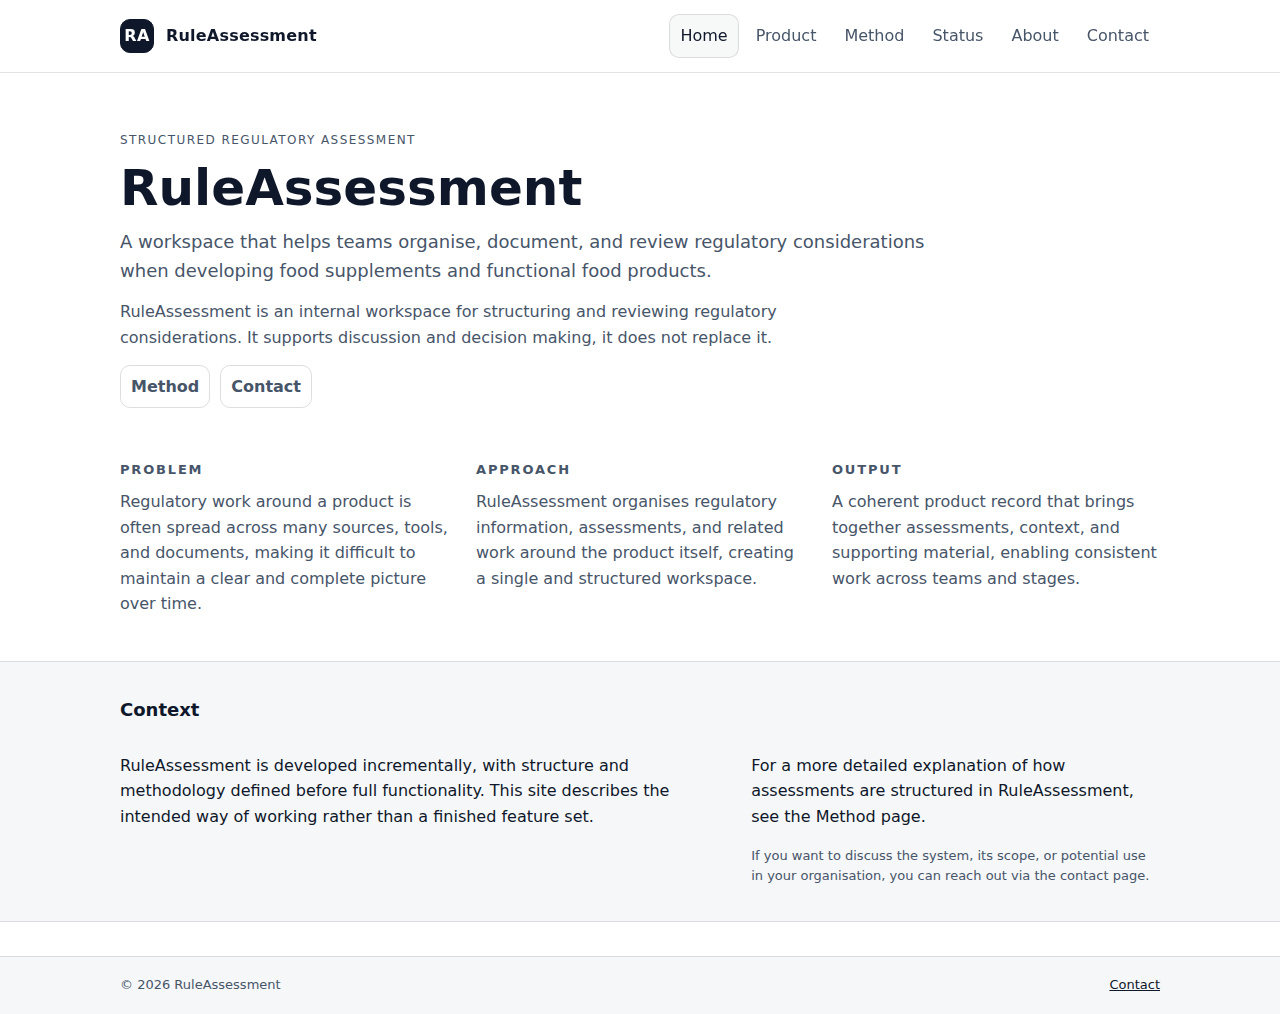
<file: index.html>
<!doctype html>
<html lang="en">
<head>
  <meta charset="utf-8" />
  <meta name="viewport" content="width=device-width, initial-scale=1" />
  <title>RuleAssessment</title>
  <meta name="description" content="RuleAssessment is a structured assessment workspace for regulatory assumptions and rule based comparisons in the EU and UK." />
  <link rel="stylesheet" href="css/style.css" />
</head>
<body>
  <a class="skip-link" href="#main">Skip to content</a>

  <header class="site-header">
    <div class="container">
      <div class="header-row">
        <div class="brand">
          <a class="brand-link" href="index.html" aria-label="RuleAssessment home">
            <span class="brand-mark">RA</span>
            <span class="brand-name">RuleAssessment</span>
          </a>
        </div>

        <nav class="nav" aria-label="Primary">
          <a class="nav-link is-active" href="index.html">Home</a>
          <a class="nav-link" href="product.html">Product</a>
          <a class="nav-link" href="method.html">Method</a>
          <a class="nav-link" href="status.html">Status</a>
          <a class="nav-link" href="about.html">About</a>
          <a class="nav-link" href="contact.html">Contact</a>
        </nav>
      </div>
    </div>
  </header>

  <main id="main">
    <section class="hero">
      <div class="container">
        <p class="eyebrow">Structured regulatory assessment</p>
        <h1>RuleAssessment</h1>
        <p class="lead">
          A workspace that helps teams organise, document, and review regulatory considerations when developing food supplements and functional food products.
        </p>

        <p class="supporting">
  RuleAssessment is an internal workspace for structuring and reviewing regulatory considerations. It supports discussion and decision making, it does not replace it.
</p>

        <div class="cta-row cta-row-subtle">
  <a class="button button-ghost" href="method.html">Method</a>
  <a class="button button-ghost" href="contact.html">Contact</a>
</div>
      </div>
    </section>

    <section class="section">
      <div class="container">
        <div class="grid-3">
          <div class="card">
            <h2 class="card-title">Problem</h2>
            <p class="card-text">
              Regulatory work around a product is often spread across many sources, tools, and documents, making it difficult to maintain a clear and complete picture over time.
            </p>
          </div>

          <div class="card">
            <h2 class="card-title">Approach</h2>
            <p class="card-text">
              RuleAssessment organises regulatory information, assessments, and related work around the product itself, creating a single and structured workspace.
            </p>
          </div>

          <div class="card">
            <h2 class="card-title">Output</h2>
            <p class="card-text">
              A coherent product record that brings together assessments, context, and supporting material, enabling consistent work across teams and stages.
            </p>
          </div>
        </div>
      </div>
    </section>

    <section class="section section-muted">
      <div class="container">
        <h2 class="section-title">Context</h2>
<div class="split">
  <div>
    <p>
      RuleAssessment is developed incrementally, with structure and methodology defined before full functionality. This site describes the intended way of working rather than a finished feature set.
    </p>
  </div>
  <div>
    <p>
      For a more detailed explanation of how assessments are structured in RuleAssessment, see the Method page.
    </p>
    <p class="small">
      If you want to discuss the system, its scope, or potential use in your organisation, you can reach out via the contact page.
    </p>
  </div>
</div>
      </div>
    </section>
  </main>

  <footer class="site-footer">
    <div class="container">
      <div class="footer-row">
        <p class="small">© <span id="year"></span> RuleAssessment</p>
        <p class="small"><a href="contact.html">Contact</a></p>
      </div>
    </div>
  </footer>

  <script src="js/main.js"></script>
</body>
</html>
</file>
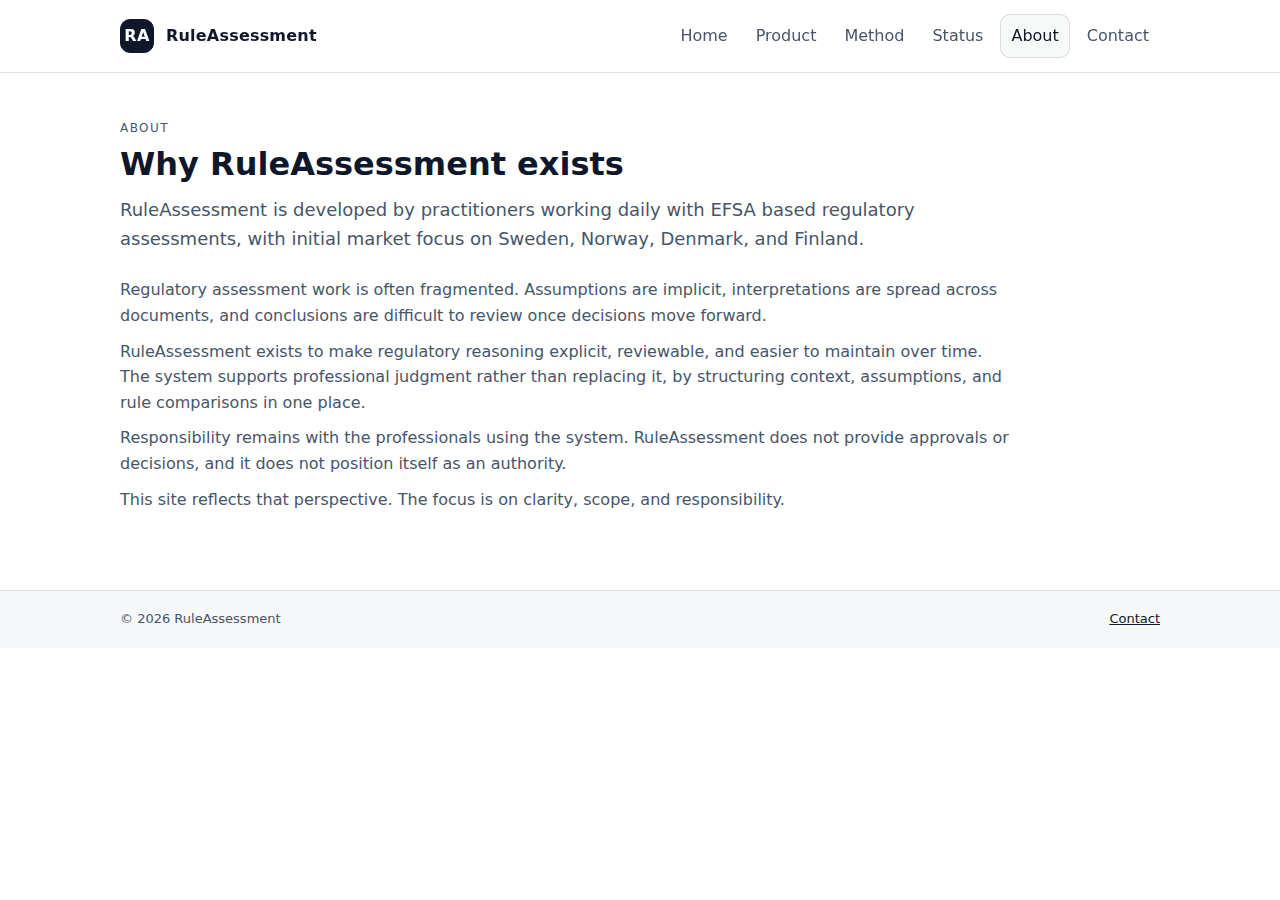
<file: about.html>
<!doctype html>
<html lang="en">
<head>
  <meta charset="utf-8" />
  <meta name="viewport" content="width=device-width, initial-scale=1" />
  <title>About, RuleAssessment</title>
  <meta name="description" content="About RuleAssessment." />
  <link rel="stylesheet" href="css/style.css" />
</head>
<body>
  <a class="skip-link" href="#main">Skip to content</a>

  <header class="site-header">
    <div class="container">
      <div class="header-row">
        <div class="brand">
          <a class="brand-link" href="index.html" aria-label="RuleAssessment home">
            <span class="brand-mark">RA</span>
            <span class="brand-name">RuleAssessment</span>
          </a>
        </div>

        <nav class="nav" aria-label="Primary">
          <a class="nav-link" href="index.html">Home</a>
          <a class="nav-link" href="product.html">Product</a>
          <a class="nav-link" href="method.html">Method</a>
          <a class="nav-link" href="status.html">Status</a>
          <a class="nav-link is-active" href="about.html">About</a>
          <a class="nav-link" href="contact.html">Contact</a>
        </nav>
      </div>
    </div>
  </header>

  <main id="main">
    <section class="page-hero">
      <div class="container">
        <p class="eyebrow">About</p>
        <h1>Why RuleAssessment exists</h1>
        <p class="lead">
          RuleAssessment is developed by practitioners working daily with EFSA based regulatory assessments, with initial market focus on Sweden, Norway, Denmark, and Finland.
        </p>
      </div>
    </section>

    <section class="section">
      <div class="container">
        <div class="prose">
          <p>
            Regulatory assessment work is often fragmented. Assumptions are implicit, interpretations are spread across documents, and conclusions are difficult to review once decisions move forward.
          </p>

          <p>
            RuleAssessment exists to make regulatory reasoning explicit, reviewable, and easier to maintain over time. The system supports professional judgment rather than replacing it, by structuring context, assumptions, and rule comparisons in one place.
          </p>

          <p>
            Responsibility remains with the professionals using the system. RuleAssessment does not provide approvals or decisions, and it does not position itself as an authority.
          </p>

          <p>
            This site reflects that perspective. The focus is on clarity, scope, and responsibility.
          </p>
        </div>
      </div>
    </section>
  </main>

  <footer class="site-footer">
    <div class="container">
      <div class="footer-row">
        <p class="small">© <span id="year"></span> RuleAssessment</p>
        <p class="small"><a href="contact.html">Contact</a></p>
      </div>
    </div>
  </footer>

  <script src="js/main.js"></script>
</body>
</html>
</file>
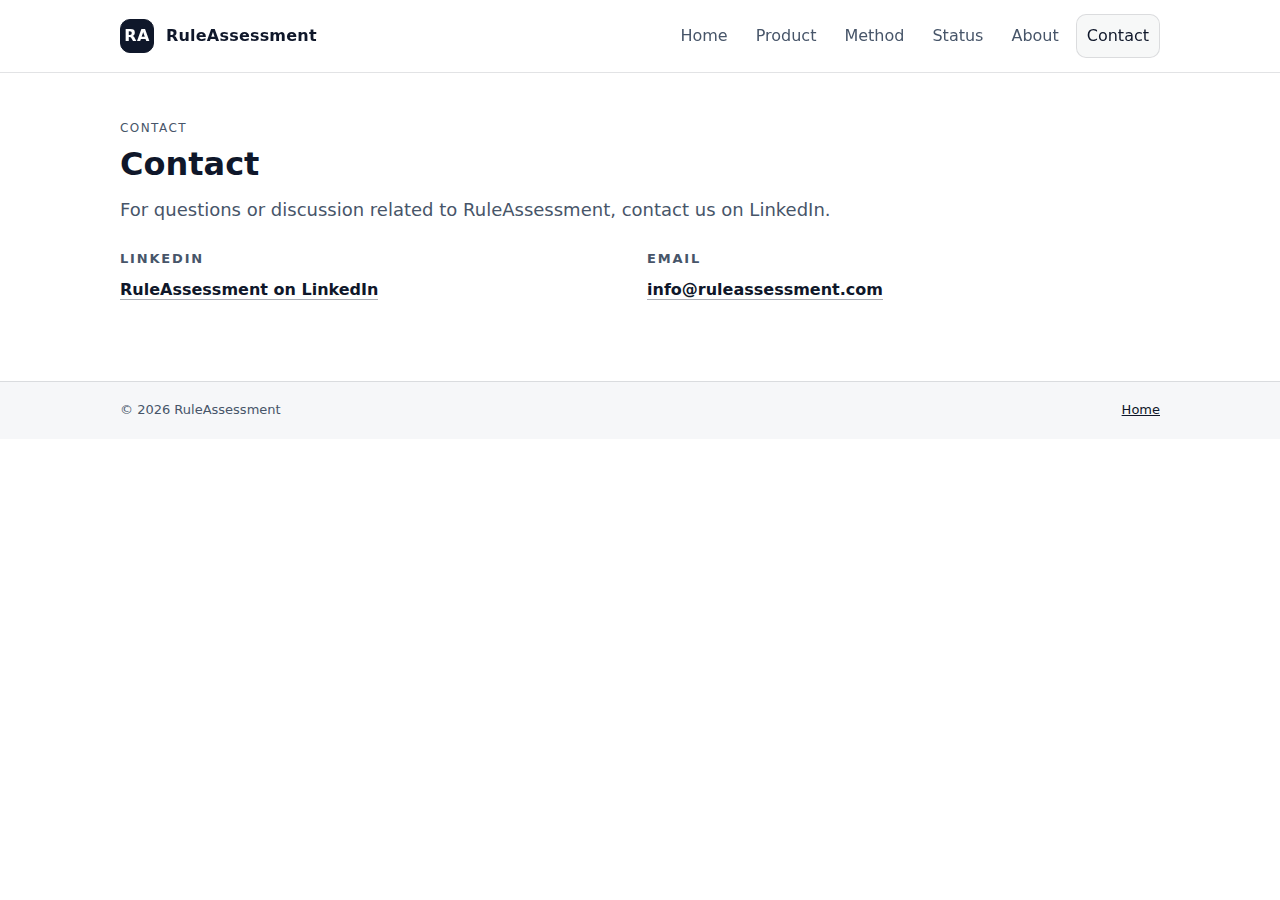
<file: contact.html>
<!doctype html>
<html lang="en">
<head>
  <meta charset="utf-8" />
  <meta name="viewport" content="width=device-width, initial-scale=1" />
  <title>Contact, RuleAssessment</title>
  <meta name="description" content="Contact RuleAssessment." />
  <link rel="stylesheet" href="css/style.css" />
</head>
<body>
  <a class="skip-link" href="#main">Skip to content</a>

  <header class="site-header">
    <div class="container">
      <div class="header-row">
        <div class="brand">
          <a class="brand-link" href="index.html" aria-label="RuleAssessment home">
            <span class="brand-mark">RA</span>
            <span class="brand-name">RuleAssessment</span>
          </a>
        </div>

        <nav class="nav" aria-label="Primary">
          <a class="nav-link" href="index.html">Home</a>
          <a class="nav-link" href="product.html">Product</a>
          <a class="nav-link" href="method.html">Method</a>
          <a class="nav-link" href="status.html">Status</a>
          <a class="nav-link" href="about.html">About</a>
          <a class="nav-link is-active" href="contact.html">Contact</a>
        </nav>
      </div>
    </div>
  </header>

  <main id="main">
    <section class="page-hero">
      <div class="container">
        <p class="eyebrow">Contact</p>
        <h1>Contact</h1>
        <p class="lead">
          For questions or discussion related to RuleAssessment, contact us on LinkedIn.
        </p>
      </div>
    </section>

    <section class="section">
      <div class="container">
        <div class="grid-2">
          <div class="card">
            <h2 class="card-title">LinkedIn</h2>
            <p class="card-text">
              <a class="link-strong" href="https://www.linkedin.com/company/ruleassessment" target="_blank" rel="noopener">
                RuleAssessment on LinkedIn
              </a>
            </p>
          </div>

          <div class="card">
            <h2 class="card-title">Email</h2>
            <p class="card-text">
              <a class="link-strong" href="mailto:info@ruleassessment.com">
                info@ruleassessment.com
              </a>
            </p>
          </div>
        </div>
      </div>
    </section>
  </main>

  <footer class="site-footer">
    <div class="container">
      <div class="footer-row">
        <p class="small">© <span id="year"></span> RuleAssessment</p>
        <p class="small"><a href="index.html">Home</a></p>
      </div>
    </div>
  </footer>

  <script src="js/main.js"></script>
</body>
</html>
</file>
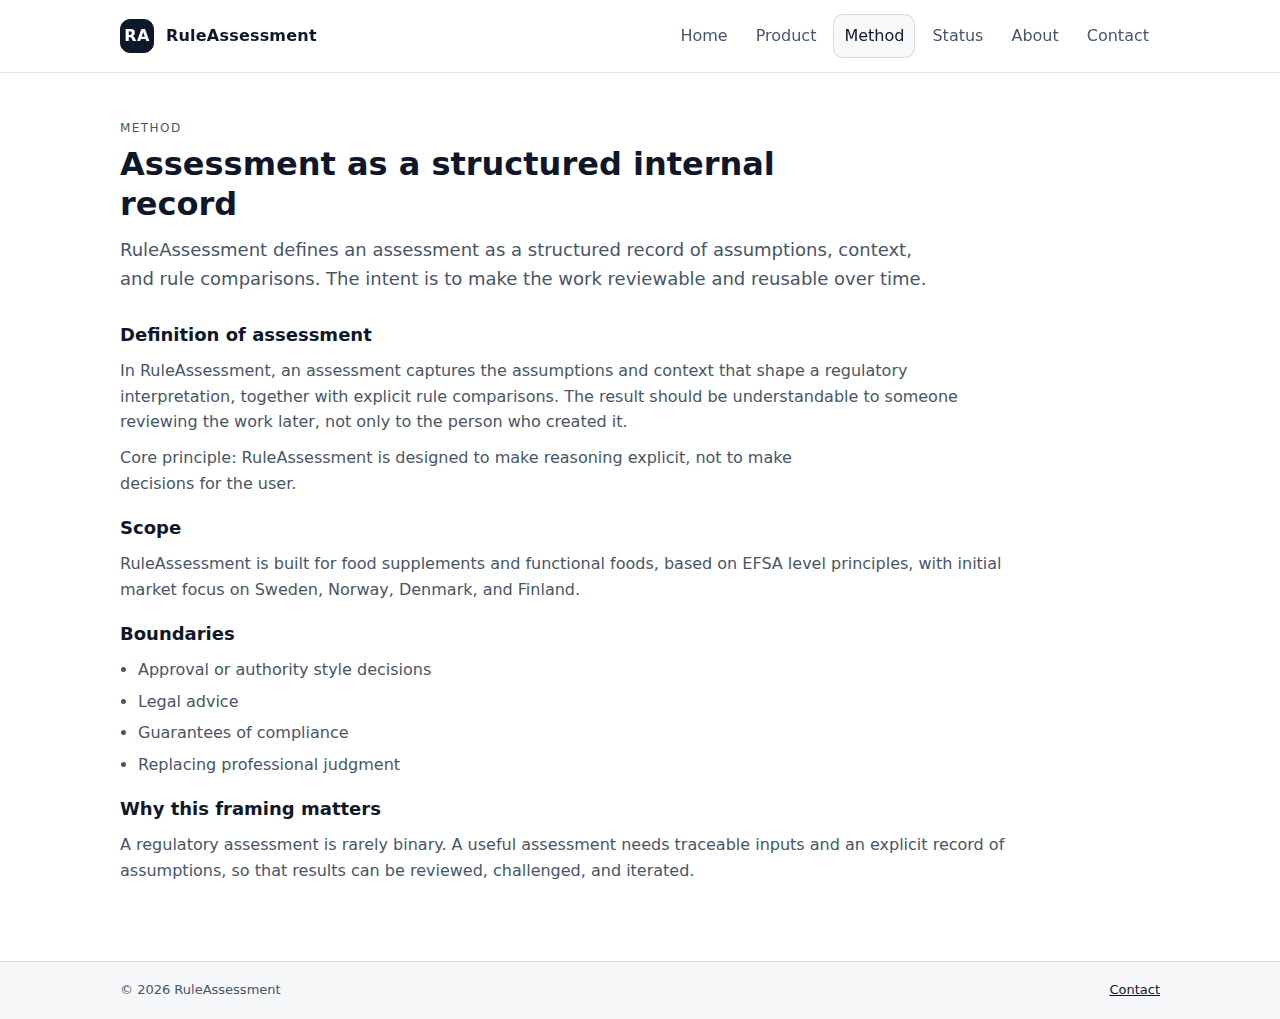
<file: method.html>
<!doctype html>
<html lang="en">
<head>
  <meta charset="utf-8" />
  <meta name="viewport" content="width=device-width, initial-scale=1" />
  <title>Method, RuleAssessment</title>
  <meta name="description" content="How RuleAssessment defines assessment and scope." />
  <link rel="stylesheet" href="css/style.css" />
</head>
<body>
  <a class="skip-link" href="#main">Skip to content</a>

  <header class="site-header">
    <div class="container">
      <div class="header-row">
        <div class="brand">
          <a class="brand-link" href="index.html" aria-label="RuleAssessment home">
            <span class="brand-mark">RA</span>
            <span class="brand-name">RuleAssessment</span>
          </a>
        </div>

        <nav class="nav" aria-label="Primary">
          <a class="nav-link" href="index.html">Home</a>
          <a class="nav-link" href="product.html">Product</a>
          <a class="nav-link is-active" href="method.html">Method</a>
          <a class="nav-link" href="status.html">Status</a>
          <a class="nav-link" href="about.html">About</a>
          <a class="nav-link" href="contact.html">Contact</a>
        </nav>
      </div>
    </div>
  </header>

  <main id="main">
    <section class="page-hero">
      <div class="container">
        <p class="eyebrow">Method</p>
        <h1>Assessment as a structured internal record</h1>
        <p class="lead">
          RuleAssessment defines an assessment as a structured record of assumptions, context, and rule comparisons. The intent is to make the work reviewable and reusable over time.
        </p>
      </div>
    </section>
    <section class="section">
      <div class="container">
        <div class="prose">
          <h2>Definition of assessment</h2>
          <p>
            In RuleAssessment, an assessment captures the assumptions and context that shape a regulatory interpretation, together with explicit rule comparisons. The result should be understandable to someone reviewing the work later, not only to the person who created it.
          </p>
	<p class="supporting">
 	 Core principle: RuleAssessment is designed to make reasoning explicit, not to make decisions for the user.
	</p>

          <h2>Scope</h2>
          <p>
            RuleAssessment is built for food supplements and functional foods, based on EFSA level principles, with initial market focus on Sweden, Norway, Denmark, and Finland.

          <h2>Boundaries</h2>
          <ul class="bullets">
            <li>Approval or authority style decisions</li>
            <li>Legal advice</li>
            <li>Guarantees of compliance</li>
            <li>Replacing professional judgment</li>
          </ul>

          <h2>Why this framing matters</h2>
          <p>
            A regulatory assessment is rarely binary. A useful assessment needs traceable inputs and an explicit record of assumptions, so that results can be reviewed, challenged, and iterated.
          </p>
        </div>

        
      </div>
    </section>
  </main>

  <footer class="site-footer">
    <div class="container">
      <div class="footer-row">
        <p class="small">© <span id="year"></span> RuleAssessment</p>
        <p class="small"><a href="contact.html">Contact</a></p>
      </div>
    </div>
  </footer>

  <script src="js/main.js"></script>
</body>
</html>
</file>
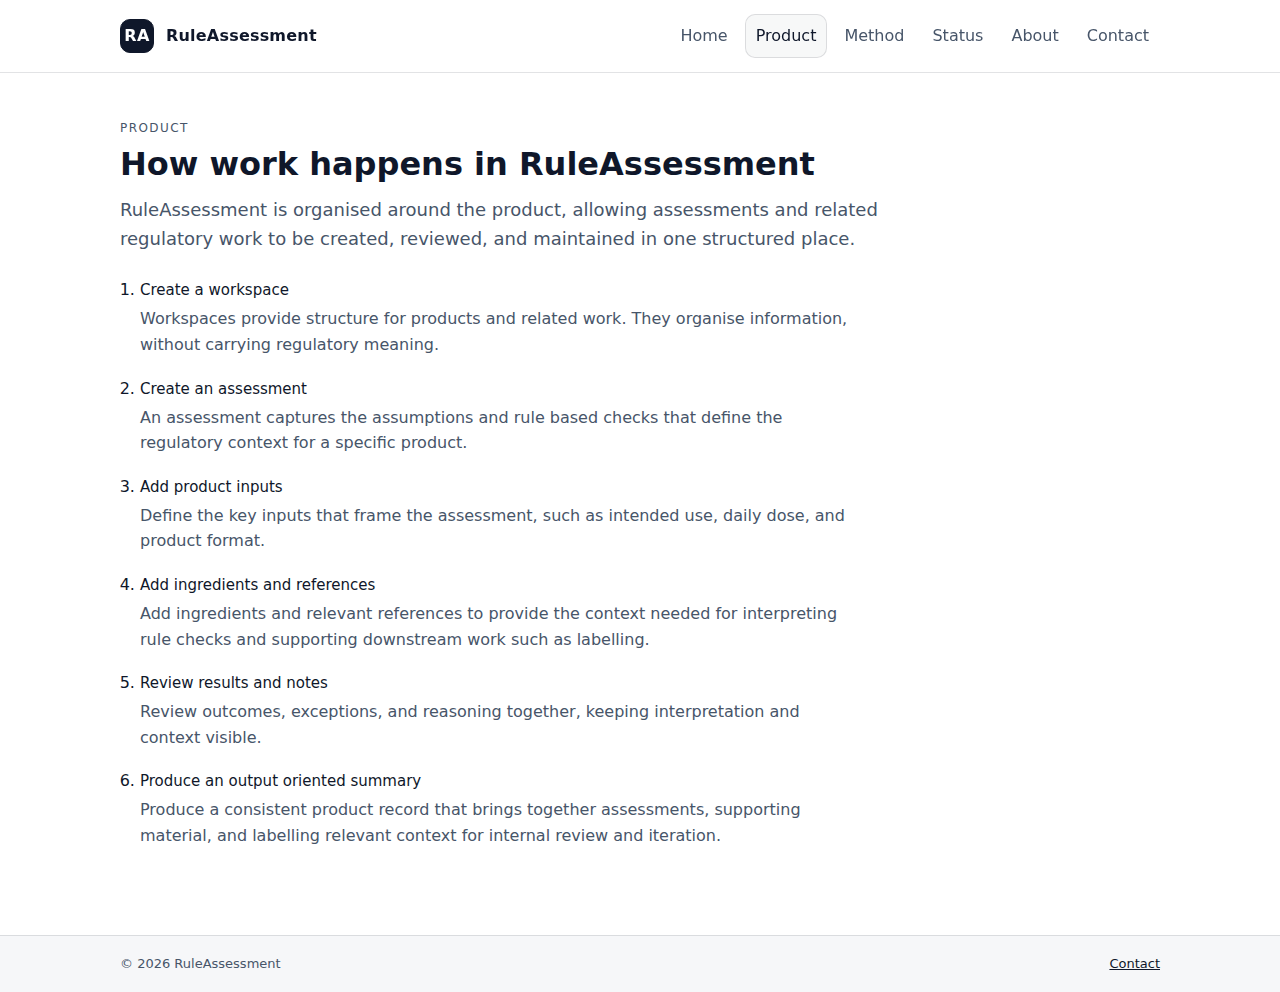
<file: product.html>
<!doctype html>
<html lang="en">
<head>
  <meta charset="utf-8" />
  <meta name="viewport" content="width=device-width, initial-scale=1" />
  <title>Product, RuleAssessment</title>
  <meta name="description" content="How work is performed in RuleAssessment." />
  <link rel="stylesheet" href="css/style.css" />
</head>
<body>
  <a class="skip-link" href="#main">Skip to content</a>

  <header class="site-header">
    <div class="container">
      <div class="header-row">
        <div class="brand">
          <a class="brand-link" href="index.html" aria-label="RuleAssessment home">
            <span class="brand-mark">RA</span>
            <span class="brand-name">RuleAssessment</span>
          </a>
        </div>

        <nav class="nav" aria-label="Primary">
          <a class="nav-link" href="index.html">Home</a>
          <a class="nav-link is-active" href="product.html">Product</a>
          <a class="nav-link" href="method.html">Method</a>
          <a class="nav-link" href="status.html">Status</a>
          <a class="nav-link" href="about.html">About</a>
          <a class="nav-link" href="contact.html">Contact</a>
        </nav>
      </div>
    </div>
  </header>

  <main id="main">
    <section class="page-hero">
      <div class="container">
        <p class="eyebrow">Product</p>
        <h1>How work happens in RuleAssessment</h1>
        <p class="lead">
          RuleAssessment is organised around the product, allowing assessments and related regulatory work to be created, reviewed, and maintained in one structured place.
        </p>
      </div>
    </section>

    <section class="section">
      <div class="container">
        <ol class="steps">
          <li class="step">
            <h3 class="step-title">Create a workspace</h3>
            <p class="step-text">
              Workspaces provide structure for products and related work. They organise information, without carrying regulatory meaning.
            </p>
          </li>

          <li class="step">
            <h3 class="step-title">Create an assessment</h3>
            <p class="step-text">
              An assessment captures the assumptions and rule based checks that define the regulatory context for a specific product.
            </p>
          </li>

          <li class="step">
            <h3 class="step-title">Add product inputs</h3>
            <p class="step-text">
              Define the key inputs that frame the assessment, such as intended use, daily dose, and product format.
            </p>
          </li>

          <li class="step">
            <h3 class="step-title">Add ingredients and references</h3>
            <p class="step-text">
              Add ingredients and relevant references to provide the context needed for interpreting rule checks and supporting downstream work such as labelling.
            </p>
          </li>

          <li class="step">
            <h3 class="step-title">Review results and notes</h3>
            <p class="step-text">
              Review outcomes, exceptions, and reasoning together, keeping interpretation and context visible.
            </p>
          </li>

          <li class="step">
            <h3 class="step-title">Produce an output oriented summary</h3>
            <p class="step-text">
              Produce a consistent product record that brings together assessments, supporting material, and labelling relevant context for internal review and iteration.
            </p>
          </li>
        </ol>

        
      </div>
    </section>
  </main>

  <footer class="site-footer">
    <div class="container">
      <div class="footer-row">
        <p class="small">© <span id="year"></span> RuleAssessment</p>
        <p class="small"><a href="contact.html">Contact</a></p>
      </div>
    </div>
  </footer>

  <script src="js/main.js"></script>
</body>
</html>
</file>
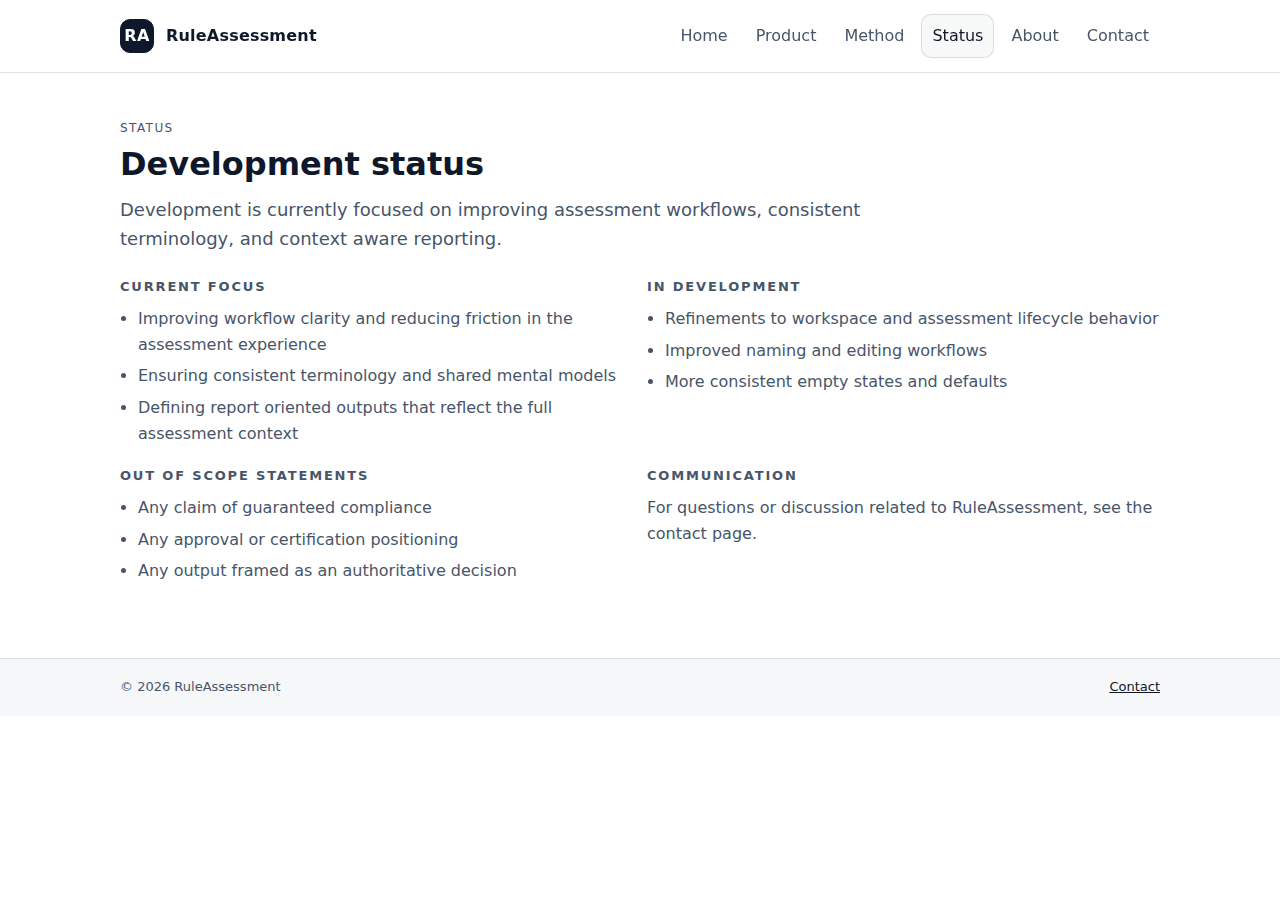
<file: status.html>
<!doctype html>
<html lang="en">
<head>
  <meta charset="utf-8" />
  <meta name="viewport" content="width=device-width, initial-scale=1" />
  <title>Status, RuleAssessment</title>
  <meta name="description" content="Current focus and status for RuleAssessment." />
  <link rel="stylesheet" href="css/style.css" />
</head>
<body>
  <a class="skip-link" href="#main">Skip to content</a>

  <header class="site-header">
    <div class="container">
      <div class="header-row">
        <div class="brand">
          <a class="brand-link" href="index.html" aria-label="RuleAssessment home">
            <span class="brand-mark">RA</span>
            <span class="brand-name">RuleAssessment</span>
          </a>
        </div>

        <nav class="nav" aria-label="Primary">
          <a class="nav-link" href="index.html">Home</a>
          <a class="nav-link" href="product.html">Product</a>
          <a class="nav-link" href="method.html">Method</a>
          <a class="nav-link is-active" href="status.html">Status</a>
          <a class="nav-link" href="about.html">About</a>
          <a class="nav-link" href="contact.html">Contact</a>
        </nav>
      </div>
    </div>
  </header>

  <main id="main">
    <section class="page-hero">
      <div class="container">
        <p class="eyebrow">Status</p>
        <h1>Development status</h1>
        <p class="lead">
          Development is currently focused on improving assessment workflows, consistent terminology, and context aware reporting.
        </p>
      </div>
    </section>

    <section class="section">
      <div class="container">
        <div class="grid-2">
          <div class="card">
            <h2 class="card-title">Current focus</h2>
            <ul class="bullets">
              <li>Improving workflow clarity and reducing friction in the assessment experience</li>
              <li>Ensuring consistent terminology and shared mental models</li>
              <li>Defining report oriented outputs that reflect the full assessment context</li>
            </ul>
          </div>

          <div class="card">
            <h2 class="card-title">In development</h2>
            <ul class="bullets">
              <li>Refinements to workspace and assessment lifecycle behavior</li>
              <li>Improved naming and editing workflows</li>
              <li>More consistent empty states and defaults</li>
            </ul>
          </div>

          <div class="card">
            <h2 class="card-title">Out of scope statements</h2>
            <ul class="bullets">
              <li>Any claim of guaranteed compliance</li>
              <li>Any approval or certification positioning</li>
              <li>Any output framed as an authoritative decision</li>
            </ul>
          </div>

          <div class="card">
            <h2 class="card-title">Communication</h2>
            <p class="card-text">
              For questions or discussion related to RuleAssessment, see the contact page.
            </p>
            
          </div>
        </div>
      </div>
    </section>
  </main>

  <footer class="site-footer">
    <div class="container">
      <div class="footer-row">
        <p class="small">© <span id="year"></span> RuleAssessment</p>
        <p class="small"><a href="contact.html">Contact</a></p>
      </div>
    </div>
  </footer>

  <script src="js/main.js"></script>
</body>
</html>
</file>
<file: css/style.css>
:root {
  --bg: #ffffff;
  --panel: #ffffff;
  --muted: #f6f7f9;
  --text: #0f172a;
  --textSoft: #475569;
  --line: rgba(15, 23, 42, 0.12);
  --accent: #0f172a;
  --shadow: 0 8px 22px rgba(15, 23, 42, 0.08);
  --radius: 14px;
}

* { box-sizing: border-box; }

html, body { height: 100%; }

body {
  margin: 0;
  background: var(--bg);
  color: var(--text);
  font: 16px/1.6 system-ui, -apple-system, Segoe UI, Roboto, Arial, sans-serif;
}

a { color: var(--text); }
a:hover { color: var(--text); opacity: 0.8; }

.container {
  width: min(1040px, calc(100% - 48px));
  margin: 0 auto;
}

.skip-link {
  position: absolute;
  left: 12px;
  top: 12px;
  padding: 10px 12px;
  background: var(--panel);
  border: 1px solid var(--line);
  border-radius: 10px;
  transform: translateY(-140%);
}
.skip-link:focus { transform: translateY(0); }

.site-header {
  position: sticky;
  top: 0;
  background: rgba(255, 255, 255, 0.92);
  backdrop-filter: blur(10px);
  border-bottom: 1px solid var(--line);
  z-index: 10;
}

.header-row {
  display: flex;
  align-items: center;
  justify-content: space-between;
  gap: 18px;
  padding: 14px 0;
  flex-wrap: wrap;
}

.brand-link {
  display: inline-flex;
  align-items: center;
  gap: 12px;
  text-decoration: none;
}

.brand-mark {
  display: inline-flex;
  align-items: center;
  justify-content: center;
  width: 34px;
  height: 34px;
  border-radius: 10px;
  background: var(--text);
  color: #ffffff;
  border: 1px solid var(--text);
  font-weight: 700;
  letter-spacing: 0.02em;
}

.brand-name {
  font-weight: 700;
  letter-spacing: 0.2px;
}

.nav {
  display: flex;
  gap: 6px;
  flex-wrap: wrap;
  justify-content: flex-end;
}

.nav-link {
  text-decoration: none;
  padding: 8px 10px;
  border-radius: 10px;
  border: 1px solid transparent;
  color: var(--textSoft);
}
.nav-link:hover {
  border-color: var(--line);
  color: var(--text);
  background: rgba(15, 23, 42, 0.03);
}
.nav-link.is-active {
  color: var(--text);
  border-color: var(--line);
  background: rgba(15, 23, 42, 0.03);
}

.hero { padding: 58px 0 18px; }
.page-hero { padding: 46px 0 10px; }

.eyebrow {
  margin: 0 0 10px;
  color: var(--textSoft);
  letter-spacing: 0.12em;
  text-transform: uppercase;
  font-size: 12px;
}

h1 {
  margin: 0 0 12px;
  font-size: clamp(34px, 4vw, 50px);
  line-height: 1.12;
}

.lead {
  margin: 0;
  max-width: 72ch;
  color: var(--textSoft);
  font-size: 18px;
}

.section { padding: 34px 0; }

.section-muted {
  background: var(--muted);
  border-top: 1px solid var(--line);
  border-bottom: 1px solid var(--line);
}

.grid-3 {
  display: grid;
  grid-template-columns: repeat(3, minmax(0, 1fr));
  gap: 28px;
}
.grid-2 {
  display: grid;
  grid-template-columns: repeat(2, minmax(0, 1fr));
  gap: 14px;
}
@media (max-width: 900px) {
  .grid-3, .grid-2 { grid-template-columns: 1fr; }
}

.card {
  background: transparent;
  border: 0;
  border-radius: 0;
  padding: 0;
  box-shadow: none;
}

.card-title {
  margin: 0 0 8px;
  font-size: 13px;
  letter-spacing: 0.14em;
  text-transform: uppercase;
  color: var(--textSoft);
}

.card-text {
  margin: 0 0 10px;
  color: var(--textSoft);
}

.split {
  display: grid;
  grid-template-columns: 1.2fr 0.8fr;
  gap: 18px;
  align-items: start;
}
@media (max-width: 900px) {
  .split { grid-template-columns: 1fr; }
}

.callout {
  margin-top: 18px;
  background: rgba(15, 23, 42, 0.03);
  border: 1px solid var(--line);
  border-radius: var(--radius);
  padding: 16px;
}

.callout-critical {
  border-color: rgba(15, 23, 42, 0.22);
  background: rgba(15, 23, 42, 0.04);
}

.callout-title {
  margin: 0 0 6px;
  font-size: 14px;
  letter-spacing: 0.2px;
}

.callout-text {
  margin: 0;
  color: var(--textSoft);
}

.cta-row {
  display: flex;
  gap: 10px;
  margin-top: 18px;
  flex-wrap: wrap;
}

.button {
  display: inline-flex;
  align-items: center;
  justify-content: center;
  padding: 10px 14px;
  border-radius: 12px;
  border: 1px solid var(--text);
  background: var(--text);
  color: #ffffff;
  text-decoration: none;
  font-weight: 650;
}
.button:hover { opacity: 0.92; }

.button-ghost {
  background: transparent;
  color: var(--text);
  border-color: var(--line);
}
.button-ghost:hover {
  background: rgba(15, 23, 42, 0.03);
  opacity: 1;
}

.steps {
  margin: 0;
  padding-left: 18px;
  max-width: 88ch;
}
.step { margin: 0 0 14px; }
.step-title { margin: 0 0 6px; font-size: 16px; }
.step-text { margin: 0; color: var(--textSoft); }

.prose { max-width: 88ch; }
.prose h2 { margin: 18px 0 8px; font-size: 18px; }
.prose p { margin: 0 0 10px; color: var(--textSoft); }

.bullets {
  margin: 0;
  padding-left: 18px;
  color: var(--textSoft);
}
.bullets li { margin: 6px 0; }

.link-strong {
  font-weight: 700;
  text-decoration: none;
  border-bottom: 1px solid rgba(15, 23, 42, 0.35);
}
.link-strong:hover { border-bottom-color: rgba(15, 23, 42, 0.7); }

.site-footer {
  border-top: 1px solid var(--line);
  padding: 18px 0;
  margin-top: 34px;
  background: var(--muted);
}

.footer-row {
  display: flex;
  align-items: center;
  justify-content: space-between;
  gap: 12px;
  flex-wrap: wrap;
}

.small {
  margin: 0;
  color: var(--textSoft);
  font-size: 13px;
}
.supporting {
  margin: 14px 0 0;
  max-width: 72ch;
  color: var(--textSoft);
}

.section-title {
  margin: 0 0 12px;
  font-size: 18px;
  font-weight: 600;
}

.cta-row-subtle {
  margin-top: 14px;
}

.cta-row-subtle .button {
  padding: 8px 10px;
  border-radius: 10px;
  font-weight: 600;
}

.cta-row-subtle .button-ghost {
  background: transparent;
  border-color: rgba(15, 23, 42, 0.14);
  color: var(--textSoft);
}

.cta-row-subtle .button-ghost:hover {
  background: rgba(15, 23, 42, 0.03);
  color: var(--text);
}

.steps {
  max-width: 72ch;
  padding-left: 20px;
}

.step {
  margin-bottom: 18px;
}

.step-title {
  margin: 0 0 4px;
  font-size: 15px;
  font-weight: 500;
  color: var(--text);
}

.steps {
  max-width: 72ch;
}

.step-text {
  margin: 0 0 2px;
  color: var(--textSoft);
}

.page-hero h1 {
  font-size: clamp(24px, 2.6vw, 32px);
  line-height: 1.25;
  max-width: 34ch;
}

.page-hero .eyebrow {
  margin-bottom: 6px;
}

.page-hero + .section .prose > h2:first-child {
  margin-top: 4px;
}

.page-hero + .section {
  padding-top: 14px;
}
</file>
